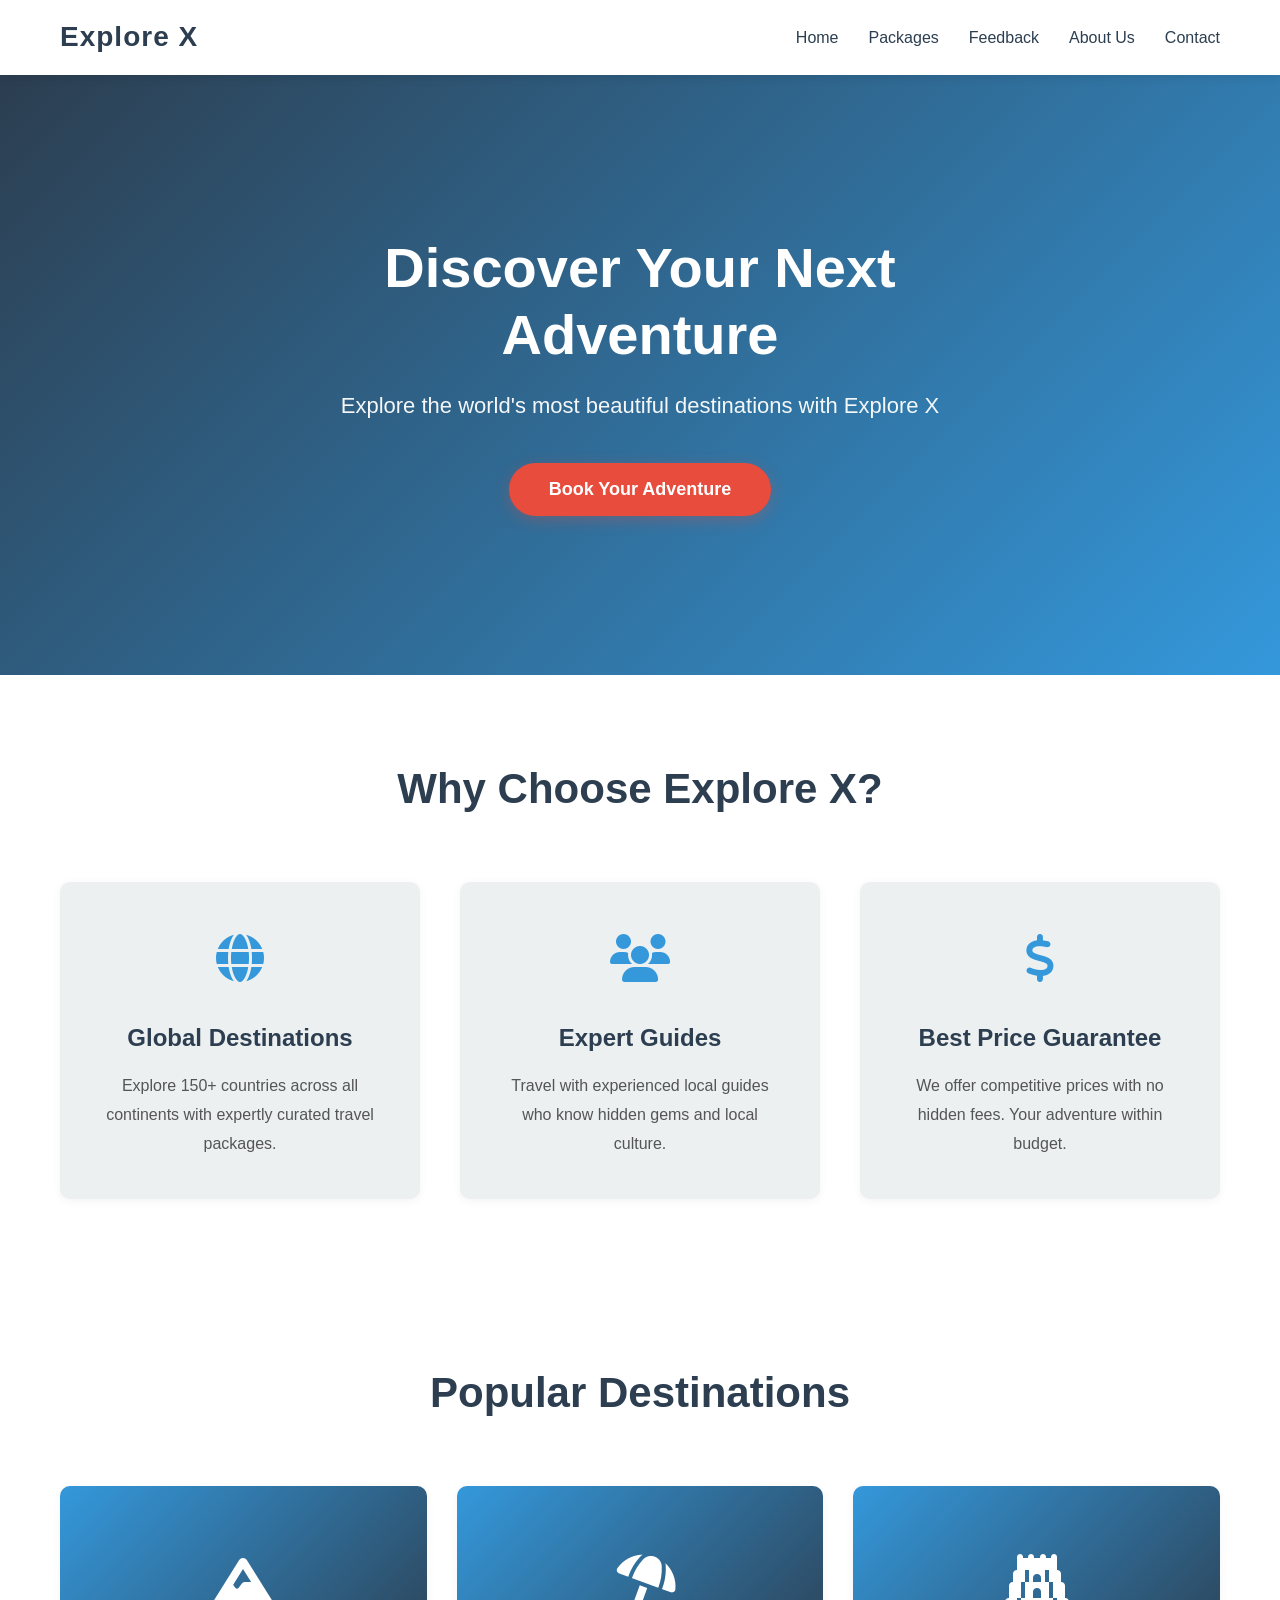
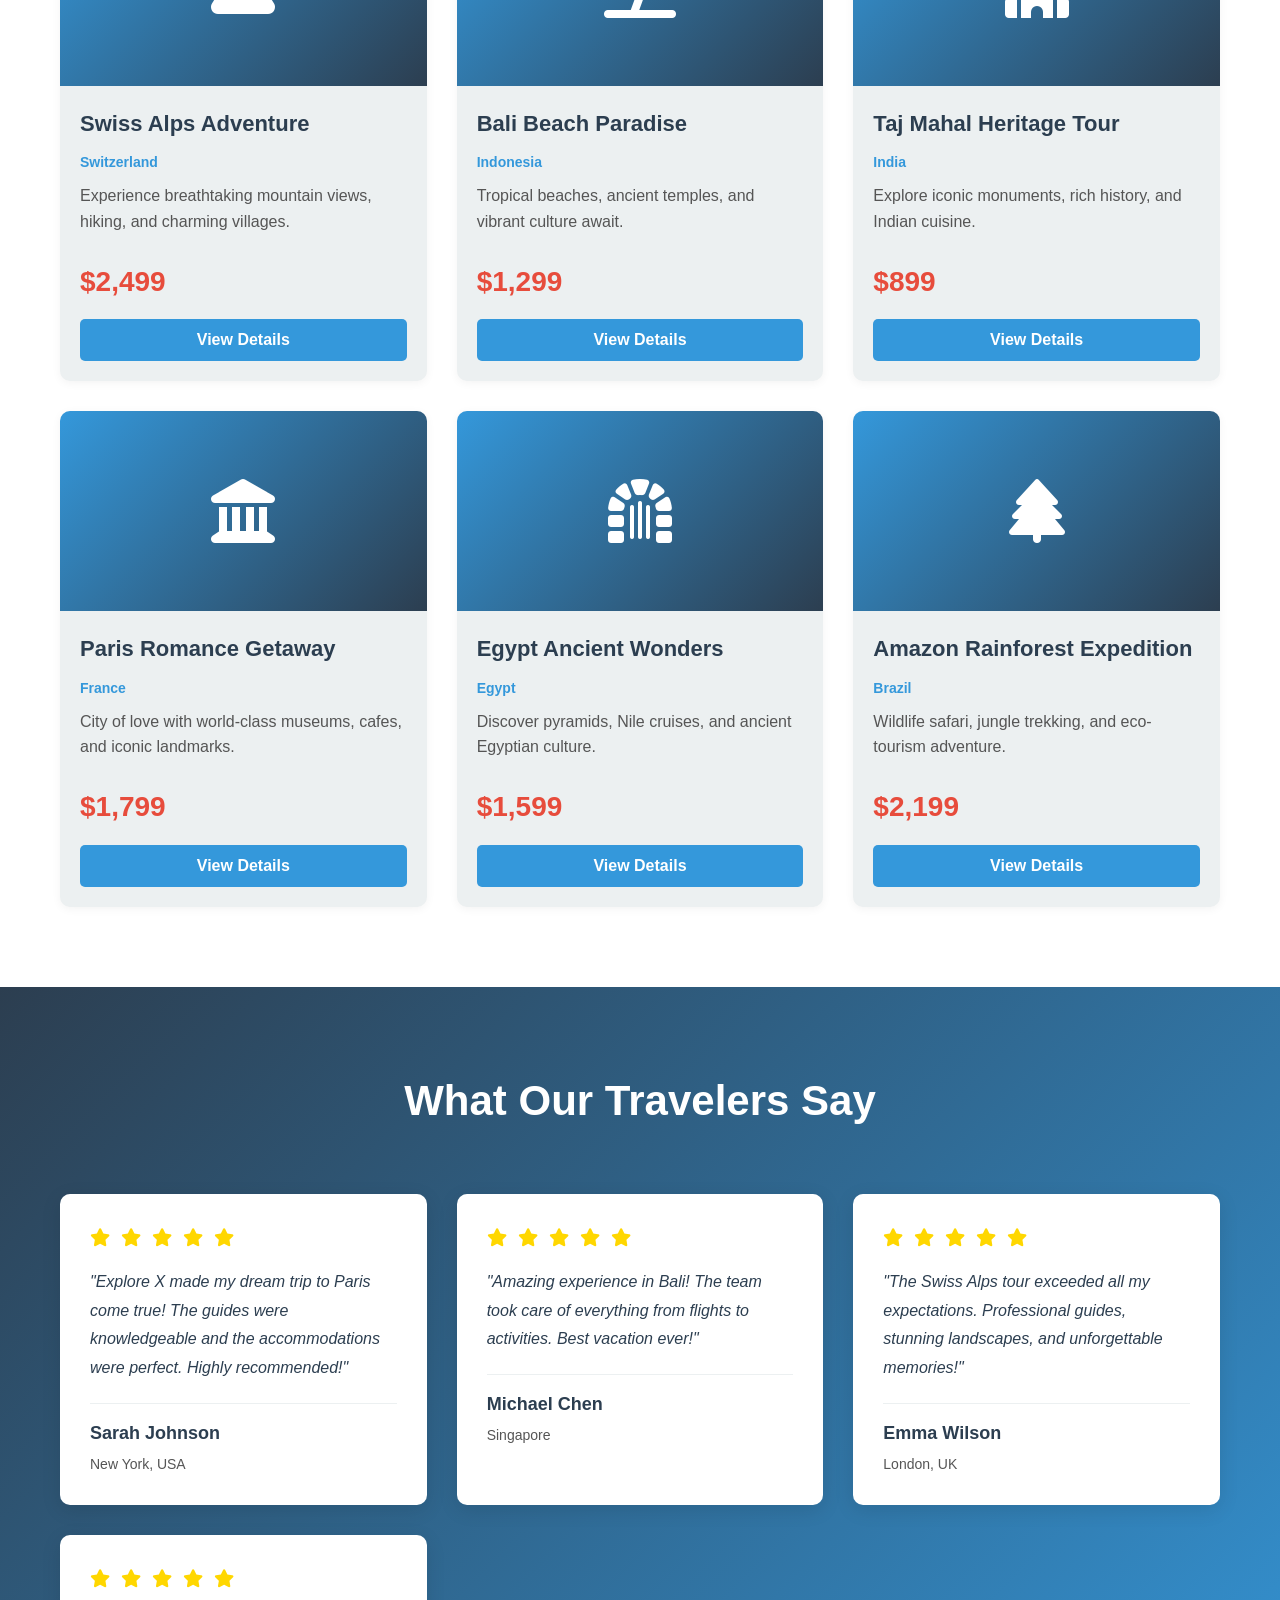
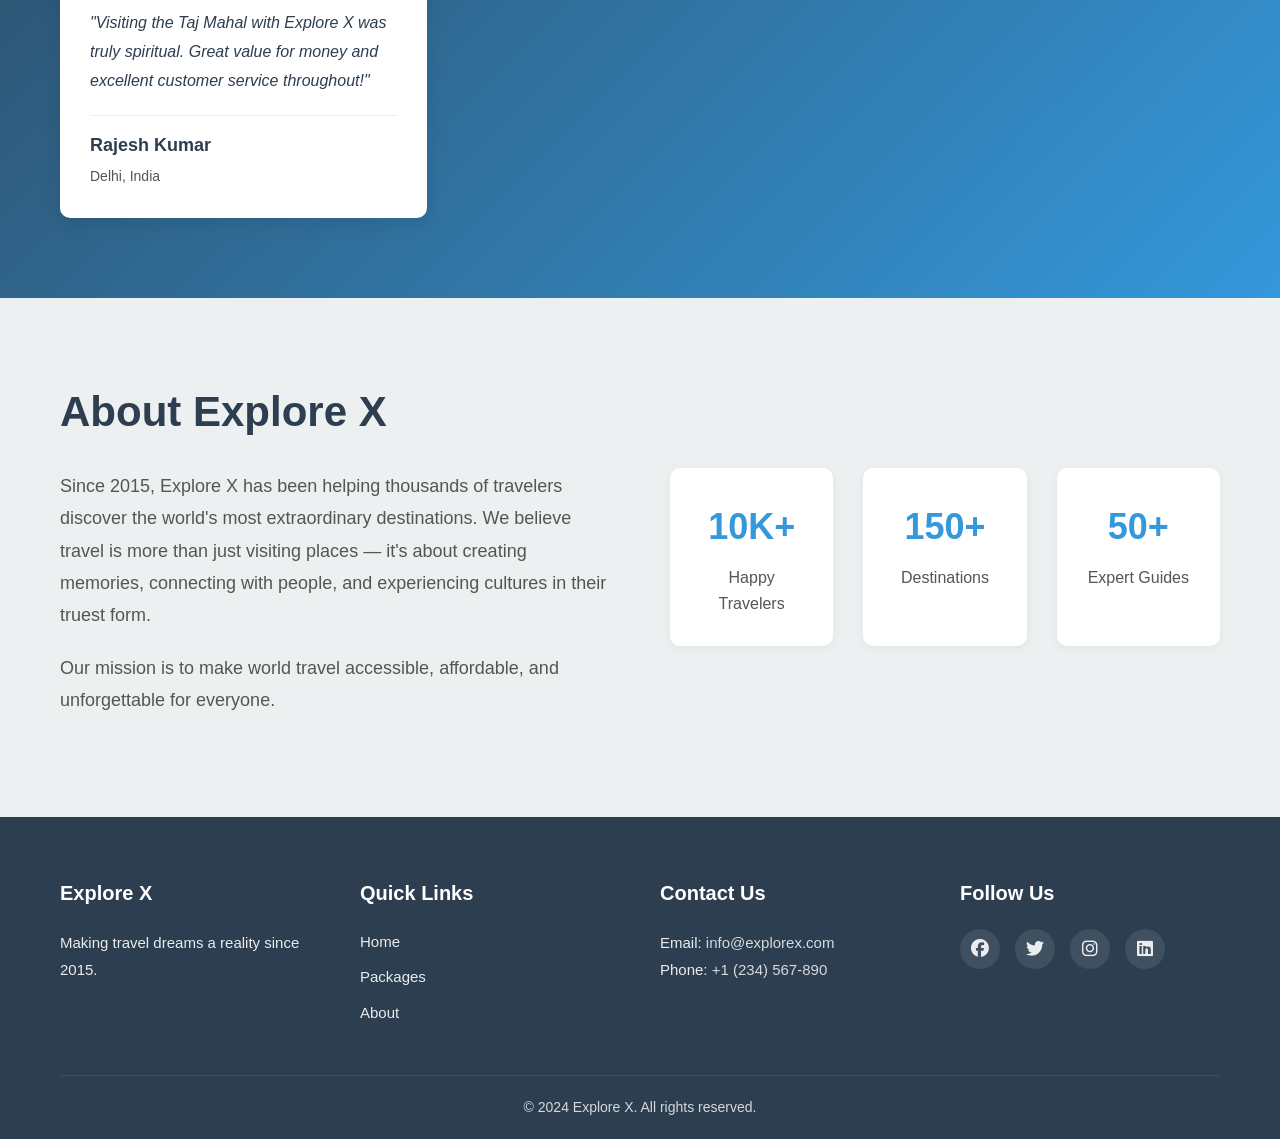
<file: WebDev-L1-LandingPage/index.html>
<!DOCTYPE html>
<html lang="en">
<head>
    <meta charset="UTF-8">
    <meta name="viewport" content="width=device-width, initial-scale=1.0">
    <title>Explore X - Your Travel Companion</title>
    <link rel="stylesheet" href="style.css">
    <link rel="stylesheet" href="https://cdnjs.cloudflare.com/ajax/libs/font-awesome/6.4.0/css/all.min.css">
</head>
<body>
    <!-- HEADER / NAVIGATION -->
    <header class="header">
        <nav class="navbar">
            <div class="container">
                <div class="nav-wrapper">
                    <div class="logo">Explore X</div>
                    <ul class="nav-links">
                        <li><a href="#home">Home</a></li>
                        <li><a href="#packages">Packages</a></li>
                        <li><a href="#testimonials">Feedback</a></li>
                        <li><a href="#about">About Us</a></li>
                        <li><a href="#contact">Contact</a></li>
                    </ul>
                </div>
            </div>
        </nav>
    </header>

    <!-- HERO SECTION -->
    <section class="hero" id="home">
        <div class="container">
            <div class="hero-content">
                <h1 class="hero-headline">Discover Your Next Adventure</h1>
                <p class="hero-subheadline">Explore the world's most beautiful destinations with Explore X</p>
                <button class="cta-btn">Book Your Adventure</button>
            </div>
        </div>
    </section>

    <!-- FEATURES SECTION -->
    <section class="features" id="destinations">
        <div class="container">
            <h2 class="section-title">Why Choose Explore X?</h2>
            <div class="features-grid">
                <div class="feature-card">
                    <div class="feature-icon">
                        <i class="fas fa-globe"></i>
                    </div>
                    <h3>Global Destinations</h3>
                    <p>Explore 150+ countries across all continents with expertly curated travel packages.</p>
                </div>
                <div class="feature-card">
                    <div class="feature-icon">
                        <i class="fas fa-users"></i>
                    </div>
                    <h3>Expert Guides</h3>
                    <p>Travel with experienced local guides who know hidden gems and local culture.</p>
                </div>
                <div class="feature-card">
                    <div class="feature-icon">
                        <i class="fas fa-dollar-sign"></i>
                    </div>
                    <h3>Best Price Guarantee</h3>
                    <p>We offer competitive prices with no hidden fees. Your adventure within budget.</p>
                </div>
            </div>
        </div>
    </section>

    <!-- PACKAGES/DESTINATIONS SECTION -->
    <section class="packages" id="packages">
        <div class="container">
            <h2 class="section-title">Popular Destinations</h2>
            <div class="packages-grid">
                <div class="package-card">
                    <div class="package-image">
                        <i class="fas fa-mountain"></i>
                    </div>
                    <h3>Swiss Alps Adventure</h3>
                    <p class="destination">Switzerland</p>
                    <p class="description">Experience breathtaking mountain views, hiking, and charming villages.</p>
                    <div class="price">$2,499</div>
                    <button class="package-btn">View Details</button>
                </div>

                <div class="package-card">
                    <div class="package-image">
                        <i class="fas fa-umbrella-beach"></i>
                    </div>
                    <h3>Bali Beach Paradise</h3>
                    <p class="destination">Indonesia</p>
                    <p class="description">Tropical beaches, ancient temples, and vibrant culture await.</p>
                    <div class="price">$1,299</div>
                    <button class="package-btn">View Details</button>
                </div>

                <div class="package-card">
                    <div class="package-image">
                        <i class="fas fa-gopuram"></i>
                    </div>
                    <h3>Taj Mahal Heritage Tour</h3>
                    <p class="destination">India</p>
                    <p class="description">Explore iconic monuments, rich history, and Indian cuisine.</p>
                    <div class="price">$899</div>
                    <button class="package-btn">View Details</button>
                </div>

                <div class="package-card">
                    <div class="package-image">
                        <i class="fas fa-landmark"></i>
                    </div>
                    <h3>Paris Romance Getaway</h3>
                    <p class="destination">France</p>
                    <p class="description">City of love with world-class museums, cafes, and iconic landmarks.</p>
                    <div class="price">$1,799</div>
                    <button class="package-btn">View Details</button>
                </div>

                <div class="package-card">
                    <div class="package-image">
                        <i class="fas fa-dungeon"></i>
                    </div>
                    <h3>Egypt Ancient Wonders</h3>
                    <p class="destination">Egypt</p>
                    <p class="description">Discover pyramids, Nile cruises, and ancient Egyptian culture.</p>
                    <div class="price">$1,599</div>
                    <button class="package-btn">View Details</button>
                </div>

                <div class="package-card">
                    <div class="package-image">
                        <i class="fas fa-tree"></i>
                    </div>
                    <h3>Amazon Rainforest Expedition</h3>
                    <p class="destination">Brazil</p>
                    <p class="description">Wildlife safari, jungle trekking, and eco-tourism adventure.</p>
                    <div class="price">$2,199</div>
                    <button class="package-btn">View Details</button>
                </div>
            </div>
        </div>
    </section>

    <!-- TESTIMONIALS/FEEDBACK SECTION -->
    <section class="testimonials" id="testimonials">
        <div class="container">
            <h2 class="section-title">What Our Travelers Say</h2>
            <div class="testimonials-grid">
                <div class="testimonial-card">
                    <div class="stars">
                        <i class="fas fa-star"></i>
                        <i class="fas fa-star"></i>
                        <i class="fas fa-star"></i>
                        <i class="fas fa-star"></i>
                        <i class="fas fa-star"></i>
                    </div>
                    <p class="feedback">"Explore X made my dream trip to Paris come true! The guides were knowledgeable and the accommodations were perfect. Highly recommended!"</p>
                    <div class="traveler-info">
                        <h4>Sarah Johnson</h4>
                        <p class="location">New York, USA</p>
                    </div>
                </div>

                <div class="testimonial-card">
                    <div class="stars">
                        <i class="fas fa-star"></i>
                        <i class="fas fa-star"></i>
                        <i class="fas fa-star"></i>
                        <i class="fas fa-star"></i>
                        <i class="fas fa-star"></i>
                    </div>
                    <p class="feedback">"Amazing experience in Bali! The team took care of everything from flights to activities. Best vacation ever!"</p>
                    <div class="traveler-info">
                        <h4>Michael Chen</h4>
                        <p class="location">Singapore</p>
                    </div>
                </div>

                <div class="testimonial-card">
                    <div class="stars">
                        <i class="fas fa-star"></i>
                        <i class="fas fa-star"></i>
                        <i class="fas fa-star"></i>
                        <i class="fas fa-star"></i>
                        <i class="fas fa-star"></i>
                    </div>
                    <p class="feedback">"The Swiss Alps tour exceeded all my expectations. Professional guides, stunning landscapes, and unforgettable memories!"</p>
                    <div class="traveler-info">
                        <h4>Emma Wilson</h4>
                        <p class="location">London, UK</p>
                    </div>
                </div>

                <div class="testimonial-card">
                    <div class="stars">
                        <i class="fas fa-star"></i>
                        <i class="fas fa-star"></i>
                        <i class="fas fa-star"></i>
                        <i class="fas fa-star"></i>
                        <i class="fas fa-star"></i>
                    </div>
                    <p class="feedback">"Visiting the Taj Mahal with Explore X was truly spiritual. Great value for money and excellent customer service throughout!"</p>
                    <div class="traveler-info">
                        <h4>Rajesh Kumar</h4>
                        <p class="location">Delhi, India</p>
                    </div>
                </div>
            </div>
        </div>
    </section>

    <!-- ABOUT SECTION -->
    <section class="about" id="about">
        <div class="container">
            <div class="about-content">
                <div class="about-text">
                    <h2>About Explore X</h2>
                    <p>Since 2015, Explore X has been helping thousands of travelers discover the world's most extraordinary destinations. We believe travel is more than just visiting places — it's about creating memories, connecting with people, and experiencing cultures in their truest form.</p>
                    <p>Our mission is to make world travel accessible, affordable, and unforgettable for everyone.</p>
                </div>
                <div class="about-stats">
                    <div class="stat">
                        <h3>10K+</h3>
                        <p>Happy Travelers</p>
                    </div>
                    <div class="stat">
                        <h3>150+</h3>
                        <p>Destinations</p>
                    </div>
                    <div class="stat">
                        <h3>50+</h3>
                        <p>Expert Guides</p>
                    </div>
                </div>
            </div>
        </div>
    </section>

    <!-- FOOTER -->
    <footer class="footer" id="contact">
        <div class="container">
            <div class="footer-content">
                <div class="footer-section">
                    <h4>Explore X</h4>
                    <p>Making travel dreams a reality since 2015.</p>
                </div>
                <div class="footer-section">
                    <h4>Quick Links</h4>
                    <ul>
                        <li><a href="#home">Home</a></li>
                        <li><a href="#packages">Packages</a></li>
                        <li><a href="#about">About</a></li>
                    </ul>
                </div>
                <div class="footer-section">
                    <h4>Contact Us</h4>
                    <p>Email: <a href="mailto:info@explorex.com">info@explorex.com</a></p>
                    <p>Phone: <a href="tel:+1234567890">+1 (234) 567-890</a></p>
                </div>
                <div class="footer-section">
                    <h4>Follow Us</h4>
                    <div class="social-links">
                        <a href="#"><i class="fab fa-facebook"></i></a>
                        <a href="#"><i class="fab fa-twitter"></i></a>
                        <a href="#"><i class="fab fa-instagram"></i></a>
                        <a href="#"><i class="fab fa-linkedin"></i></a>
                    </div>
                </div>
            </div>
            <div class="footer-bottom">
                <p>&copy; 2024 Explore X. All rights reserved.</p>
            </div>
        </div>
    </footer>
</body>
</html>
</file>
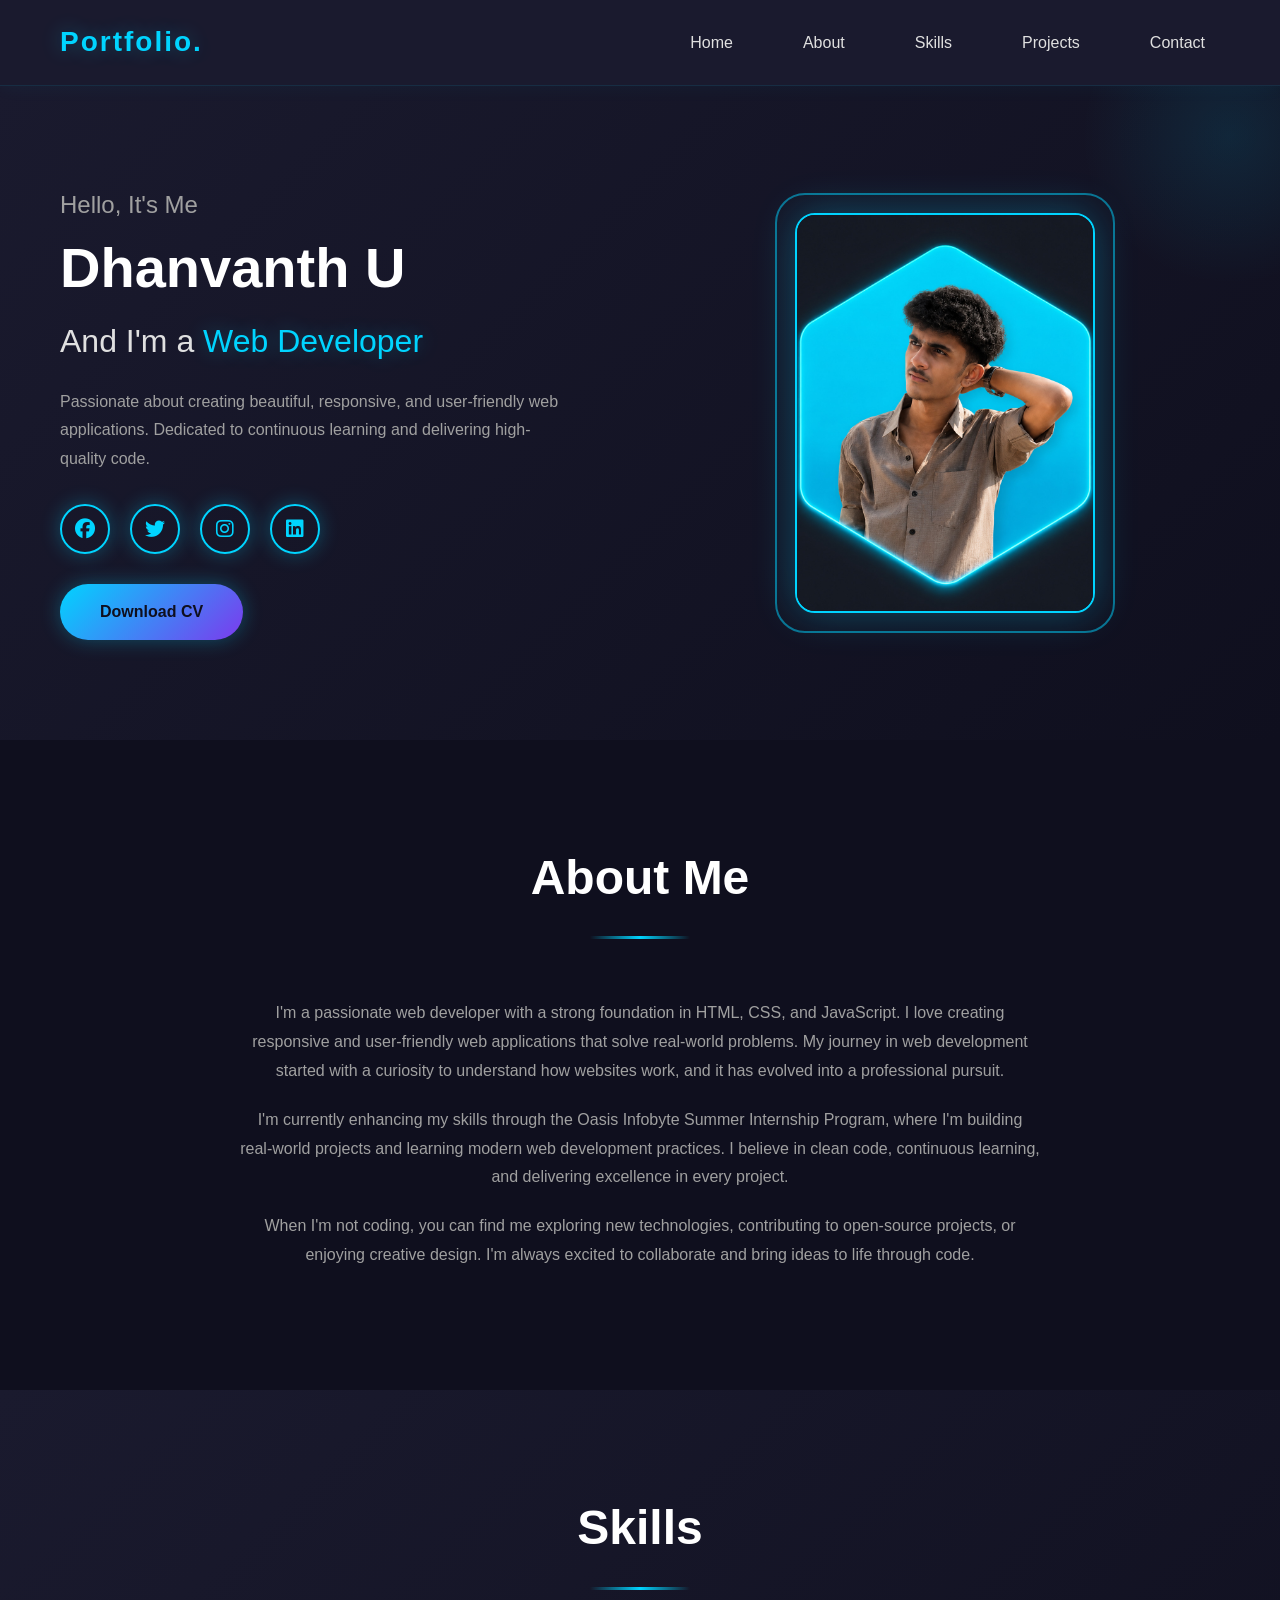
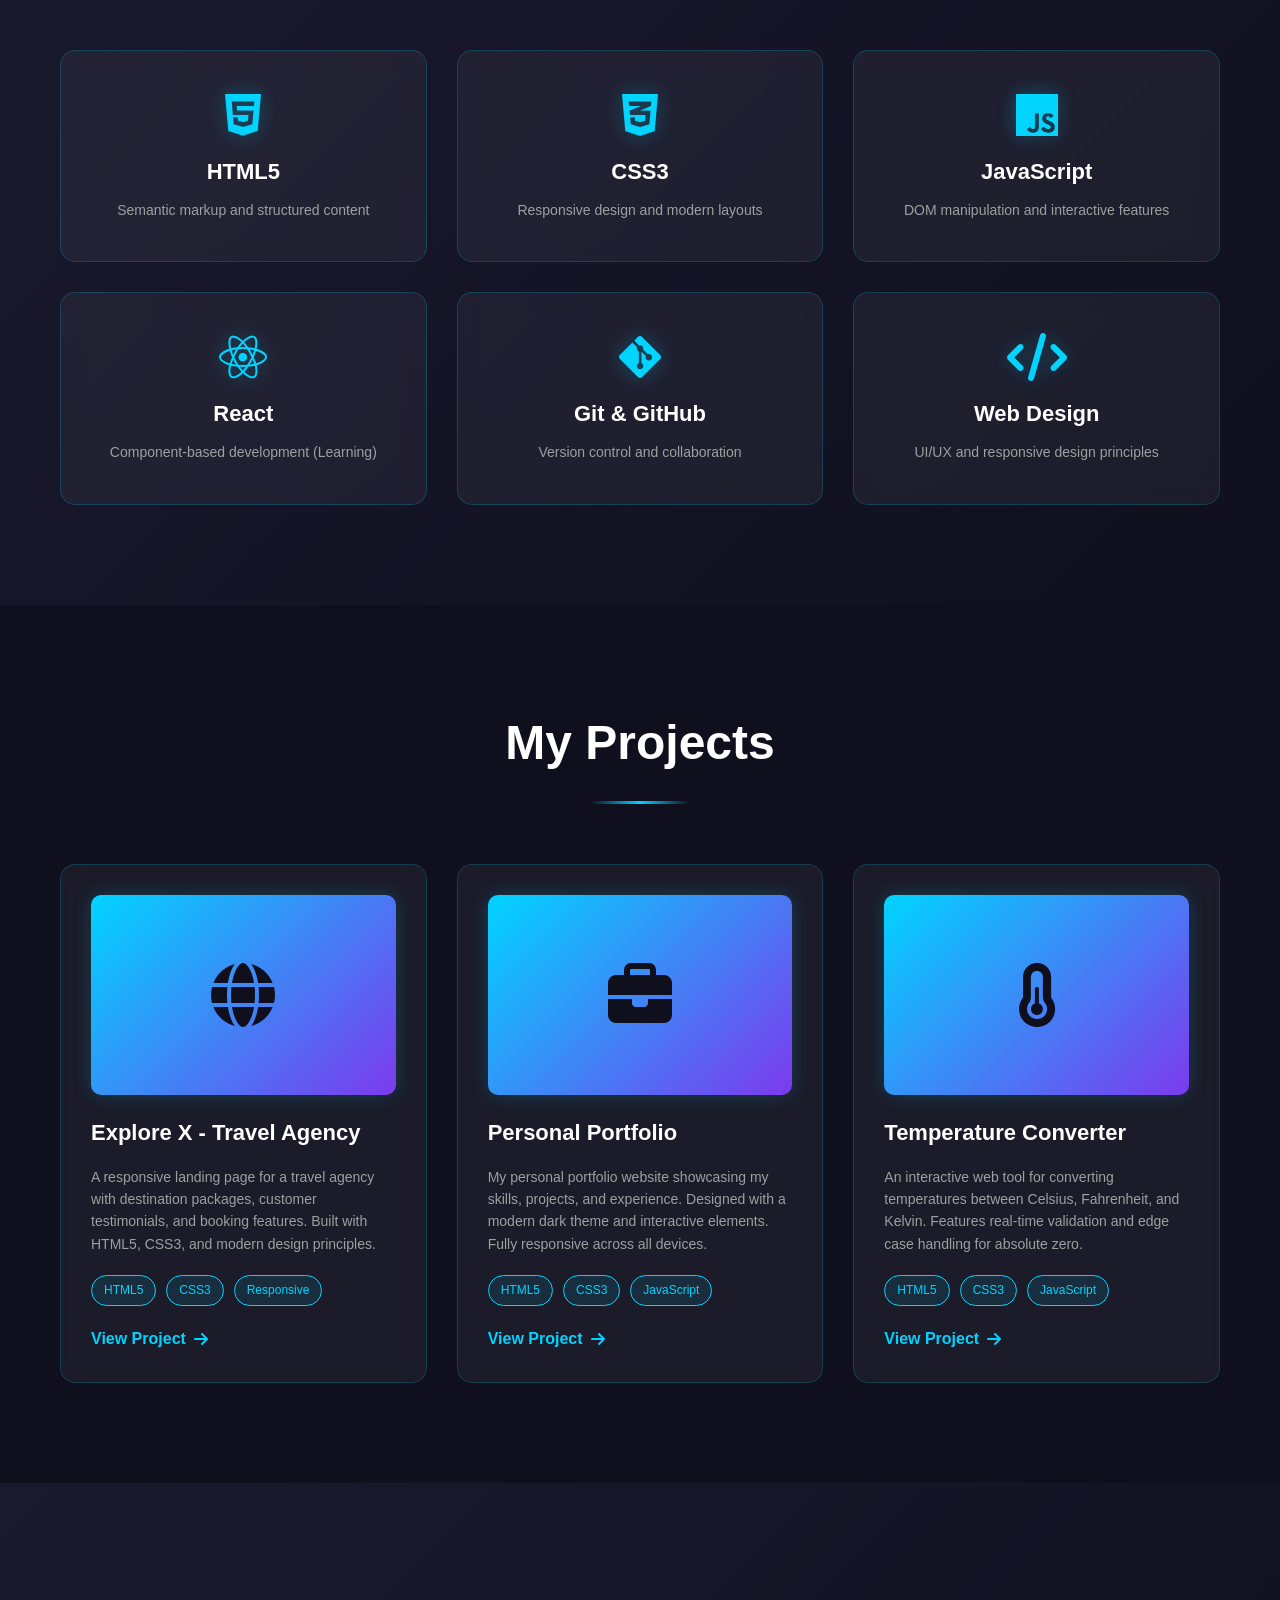
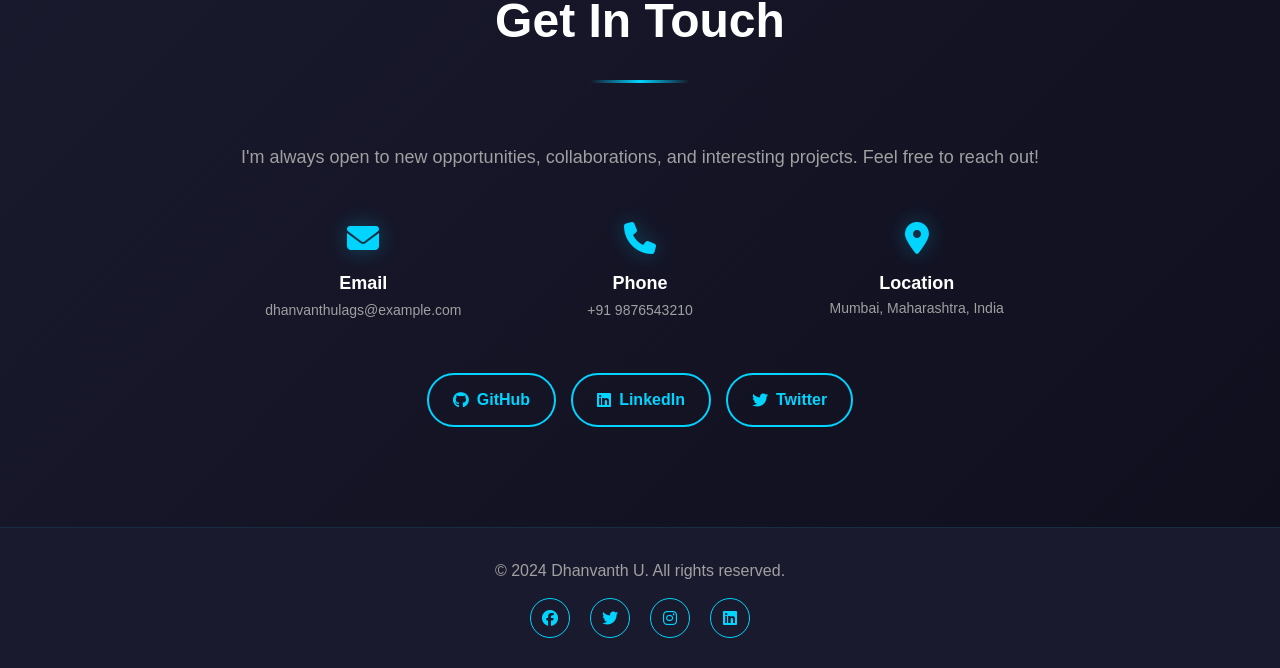
<file: WebDev-L1-PersonalPortfolio/index.html>
<!DOCTYPE html>
<html lang="en">
<head>
    <meta charset="UTF-8">
    <meta name="viewport" content="width=device-width, initial-scale=1.0">
    <title>Dhanvanth U - Web Developer Portfolio</title>
    <link rel="stylesheet" href="style.css">
    <link rel="stylesheet" href="https://cdnjs.cloudflare.com/ajax/libs/font-awesome/6.4.0/css/all.min.css">
</head>
<body>
    <!-- NAVIGATION -->
    <header class="header">
        <nav class="navbar">
            <div class="container">
                <div class="nav-wrapper">
                    <div class="logo">Portfolio.</div>
                    <ul class="nav-links">
                        <li><a href="#home">Home</a></li>
                        <li><a href="#about">About</a></li>
                        <li><a href="#skills">Skills</a></li>
                        <li><a href="#projects">Projects</a></li>
                        <li><a href="#contact">Contact</a></li>
                    </ul>
                </div>
            </div>
        </nav>
    </header>

    <!-- HERO / HOME SECTION -->
    <section class="hero" id="home">
        <div class="container">
            <div class="hero-content">
                <div class="hero-text">
                    <h1 class="greeting">Hello, It's Me</h1>
                    <h2 class="name">Dhanvanth U</h2>
                    <p class="title">And I'm a <span class="highlight">Web Developer</span></p>
                    <p class="description">Passionate about creating beautiful, responsive, and user-friendly web applications. Dedicated to continuous learning and delivering high-quality code.</p>
                    
                    <div class="social-links-hero">
                        <a href="#" class="social-icon" title="Facebook"><i class="fab fa-facebook"></i></a>
                        <a href="#" class="social-icon" title="Twitter"><i class="fab fa-twitter"></i></a>
                        <a href="#" class="social-icon" title="Instagram"><i class="fab fa-instagram"></i></a>
                        <a href="#" class="social-icon" title="LinkedIn"><i class="fab fa-linkedin"></i></a>
                    </div>

                    <a href="#contact" class="download-cv">Download CV</a>
                </div>

                <div class="hero-image">
                    <div class="image-container">
                        <img src="profile.jpg" alt="Dhanvanth U" class="profile-image">
                    </div>
                </div>
            </div>
        </div>
    </section>

    <!-- ABOUT SECTION -->
    <section class="about" id="about">
        <div class="container">
            <h2 class="section-title">About Me</h2>
            <div class="about-content">
                <p>I'm a passionate web developer with a strong foundation in HTML, CSS, and JavaScript. I love creating responsive and user-friendly web applications that solve real-world problems. My journey in web development started with a curiosity to understand how websites work, and it has evolved into a professional pursuit.</p>
                <p>I'm currently enhancing my skills through the Oasis Infobyte Summer Internship Program, where I'm building real-world projects and learning modern web development practices. I believe in clean code, continuous learning, and delivering excellence in every project.</p>
                <p>When I'm not coding, you can find me exploring new technologies, contributing to open-source projects, or enjoying creative design. I'm always excited to collaborate and bring ideas to life through code.</p>
            </div>
        </div>
    </section>

    <!-- SKILLS SECTION -->
    <section class="skills" id="skills">
        <div class="container">
            <h2 class="section-title">Skills</h2>
            <div class="skills-grid">
                <div class="skill-card">
                    <i class="fab fa-html5"></i>
                    <h3>HTML5</h3>
                    <p>Semantic markup and structured content</p>
                </div>
                <div class="skill-card">
                    <i class="fab fa-css3-alt"></i>
                    <h3>CSS3</h3>
                    <p>Responsive design and modern layouts</p>
                </div>
                <div class="skill-card">
                    <i class="fab fa-js"></i>
                    <h3>JavaScript</h3>
                    <p>DOM manipulation and interactive features</p>
                </div>
                <div class="skill-card">
                    <i class="fab fa-react"></i>
                    <h3>React</h3>
                    <p>Component-based development (Learning)</p>
                </div>
                <div class="skill-card">
                    <i class="fab fa-git-alt"></i>
                    <h3>Git & GitHub</h3>
                    <p>Version control and collaboration</p>
                </div>
                <div class="skill-card">
                    <i class="fas fa-code"></i>
                    <h3>Web Design</h3>
                    <p>UI/UX and responsive design principles</p>
                </div>
            </div>
        </div>
    </section>

    <!-- PROJECTS SECTION -->
    <section class="projects" id="projects">
        <div class="container">
            <h2 class="section-title">My Projects</h2>
            <div class="projects-grid">
                <div class="project-card">
                    <div class="project-image">
                        <i class="fas fa-globe"></i>
                    </div>
                    <h3>Explore X - Travel Agency</h3>
                    <p>A responsive landing page for a travel agency with destination packages, customer testimonials, and booking features. Built with HTML5, CSS3, and modern design principles.</p>
                    <div class="project-tech">
                        <span class="tech-tag">HTML5</span>
                        <span class="tech-tag">CSS3</span>
                        <span class="tech-tag">Responsive</span>
                    </div>
                    <a href="https://dhanvanthulags-ai.github.io/OIBSIP/WebDev-L1-LandingPage/index.html" target="_blank" class="project-link">View Project <i class="fas fa-arrow-right"></i></a>
                </div>

                <div class="project-card">
                    <div class="project-image">
                        <i class="fas fa-briefcase"></i>
                    </div>
                    <h3>Personal Portfolio</h3>
                    <p>My personal portfolio website showcasing my skills, projects, and experience. Designed with a modern dark theme and interactive elements. Fully responsive across all devices.</p>
                    <div class="project-tech">
                        <span class="tech-tag">HTML5</span>
                        <span class="tech-tag">CSS3</span>
                        <span class="tech-tag">JavaScript</span>
                    </div>
                    <a href="#" class="project-link">View Project <i class="fas fa-arrow-right"></i></a>
                </div>

                <div class="project-card">
                    <div class="project-image">
                        <i class="fas fa-thermometer-half"></i>
                    </div>
                    <h3>Temperature Converter</h3>
                    <p>An interactive web tool for converting temperatures between Celsius, Fahrenheit, and Kelvin. Features real-time validation and edge case handling for absolute zero.</p>
                    <div class="project-tech">
                        <span class="tech-tag">HTML5</span>
                        <span class="tech-tag">CSS3</span>
                        <span class="tech-tag">JavaScript</span>
                    </div>
                    <a href="#" class="project-link">View Project <i class="fas fa-arrow-right"></i></a>
                </div>
            </div>
        </div>
    </section>

    <!-- CONTACT SECTION -->
    <section class="contact" id="contact">
        <div class="container">
            <h2 class="section-title">Get In Touch</h2>
            <div class="contact-content">
                <p>I'm always open to new opportunities, collaborations, and interesting projects. Feel free to reach out!</p>
                
                <div class="contact-info">
                    <div class="contact-item">
                        <i class="fas fa-envelope"></i>
                        <div>
                            <h4>Email</h4>
                            <a href="mailto:dhanvanthulags@example.com">dhanvanthulags@example.com</a>
                        </div>
                    </div>
                    <div class="contact-item">
                        <i class="fas fa-phone"></i>
                        <div>
                            <h4>Phone</h4>
                            <a href="tel:+919876543210">+91 9876543210</a>
                        </div>
                    </div>
                    <div class="contact-item">
                        <i class="fas fa-map-marker-alt"></i>
                        <div>
                            <h4>Location</h4>
                            <p>Mumbai, Maharashtra, India</p>
                        </div>
                    </div>
                </div>

                <div class="social-links-contact">
                    <a href="https://github.com/dhanvanthulags-ai" target="_blank" class="social-btn">
                        <i class="fab fa-github"></i> GitHub
                    </a>
                    <a href="https://www.linkedin.com/in/dhanvanth-u-616a37380/" target="_blank" class="social-btn">
                        <i class="fab fa-linkedin"></i> LinkedIn
                    </a>
                    <a href="#" class="social-btn">
                        <i class="fab fa-twitter"></i> Twitter
                    </a>
                </div>
            </div>
        </div>
    </section>

    <!-- FOOTER -->
    <footer class="footer">
        <div class="container">
            <p>&copy; 2024 Dhanvanth U. All rights reserved.</p>
            <div class="footer-social">
                <a href="#"><i class="fab fa-facebook"></i></a>
                <a href="#"><i class="fab fa-twitter"></i></a>
                <a href="#"><i class="fab fa-instagram"></i></a>
                <a href="#"><i class="fab fa-linkedin"></i></a>
            </div>
        </div>
    </footer>

    <script src="script.js"></script>
</body>
</html>
</file>
<file: WebDev-L1-LandingPage/style.css>
/* ===== ROOT VARIABLES (COLOR PALETTE) ===== */
:root {
    --primary-color: #2C3E50;      /* Dark blue-gray */
    --secondary-color: #3498DB;    /* Bright blue */
    --accent-color: #E74C3C;       /* Coral red */
    --bg-light: #ECF0F1;           /* Light gray background */
    --white: #FFFFFF;
    --text-dark: #2C3E50;
    --text-light: #555555;
}

/* ===== RESET & BASE STYLES ===== */
* {
    margin: 0;
    padding: 0;
    box-sizing: border-box;
}

html {
    scroll-behavior: smooth;
}

body {
    font-family: 'Segoe UI', Tahoma, Geneva, Verdana, sans-serif;
    line-height: 1.6;
    color: var(--text-dark);
    background-color: var(--bg-light);
}

a {
    text-decoration: none;
    color: inherit;
    transition: color 0.3s ease;
}

a:hover {
    color: var(--secondary-color);
}

button {
    cursor: pointer;
    border: none;
    transition: all 0.3s ease;
}

/* ===== CONTAINER ===== */
.container {
    max-width: 1200px;
    margin: 0 auto;
    padding: 0 20px;
}

/* ===== HEADER & NAVIGATION ===== */
.header {
    background-color: var(--white);
    box-shadow: 0 2px 10px rgba(0, 0, 0, 0.1);
    position: sticky;
    top: 0;
    z-index: 1000;
}

.navbar {
    padding: 15px 0;
}

.nav-wrapper {
    display: flex;
    justify-content: space-between;
    align-items: center;
}

.logo {
    font-size: 28px;
    font-weight: bold;
    color: var(--primary-color);
    letter-spacing: 1px;
}

.nav-links {
    display: flex;
    list-style: none;
    gap: 30px;
}

.nav-links a {
    font-size: 16px;
    font-weight: 500;
    color: var(--text-dark);
    padding: 8px 0;
    border-bottom: 2px solid transparent;
}

.nav-links a:hover {
    border-bottom: 2px solid var(--secondary-color);
    color: var(--secondary-color);
}

/* ===== HERO SECTION ===== */
.hero {
    background: linear-gradient(135deg, var(--primary-color) 0%, var(--secondary-color) 100%);
    color: var(--white);
    padding: 120px 0;
    text-align: center;
    min-height: 600px;
    display: flex;
    align-items: center;
    justify-content: center;
}

.hero-content {
    max-width: 800px;
    margin: 0 auto;
}

.hero-headline {
    font-size: 56px;
    font-weight: bold;
    margin-bottom: 20px;
    line-height: 1.2;
}

.hero-subheadline {
    font-size: 22px;
    margin-bottom: 40px;
    opacity: 0.95;
    font-weight: 300;
}

.cta-btn {
    background-color: var(--accent-color);
    color: var(--white);
    padding: 16px 40px;
    font-size: 18px;
    font-weight: 600;
    border-radius: 50px;
    box-shadow: 0 4px 15px rgba(231, 76, 60, 0.3);
}

.cta-btn:hover {
    background-color: #c0392b;
    transform: translateY(-3px);
    box-shadow: 0 6px 20px rgba(231, 76, 60, 0.4);
}

/* ===== FEATURES SECTION ===== */
.features {
    background-color: var(--white);
    padding: 80px 0;
}

.section-title {
    font-size: 42px;
    font-weight: bold;
    text-align: center;
    color: var(--primary-color);
    margin-bottom: 60px;
}

.features-grid {
    display: grid;
    grid-template-columns: repeat(auto-fit, minmax(300px, 1fr));
    gap: 40px;
}

.feature-card {
    background-color: var(--bg-light);
    padding: 40px;
    border-radius: 10px;
    text-align: center;
    transition: all 0.3s ease;
    box-shadow: 0 2px 10px rgba(0, 0, 0, 0.05);
}

.feature-card:hover {
    transform: translateY(-10px);
    box-shadow: 0 10px 30px rgba(0, 0, 0, 0.15);
}

.feature-icon {
    font-size: 48px;
    color: var(--secondary-color);
    margin-bottom: 20px;
}

.feature-card h3 {
    font-size: 24px;
    color: var(--primary-color);
    margin-bottom: 15px;
}

.feature-card p {
    font-size: 16px;
    color: var(--text-light);
    line-height: 1.8;
}

/* ===== PACKAGES/DESTINATIONS SECTION ===== */
.packages {
    background-color: var(--white);
    padding: 80px 0;
}

.packages-grid {
    display: grid;
    grid-template-columns: repeat(auto-fit, minmax(320px, 1fr));
    gap: 30px;
}

.package-card {
    background-color: var(--bg-light);
    border-radius: 10px;
    overflow: hidden;
    box-shadow: 0 2px 10px rgba(0, 0, 0, 0.05);
    transition: all 0.3s ease;
    display: flex;
    flex-direction: column;
}

.package-card:hover {
    transform: translateY(-15px);
    box-shadow: 0 15px 35px rgba(0, 0, 0, 0.15);
}

.package-image {
    background: linear-gradient(135deg, var(--secondary-color) 0%, var(--primary-color) 100%);
    color: var(--white);
    font-size: 64px;
    display: flex;
    align-items: center;
    justify-content: center;
    height: 200px;
}

.package-card h3 {
    font-size: 22px;
    color: var(--primary-color);
    padding: 20px 20px 10px;
    margin: 0;
}

.package-card .destination {
    font-size: 14px;
    color: var(--secondary-color);
    font-weight: 600;
    padding: 0 20px;
    margin: 0;
}

.package-card .description {
    font-size: 16px;
    color: var(--text-light);
    padding: 10px 20px;
    margin: 0;
    flex-grow: 1;
}

.package-card .price {
    font-size: 28px;
    font-weight: bold;
    color: var(--accent-color);
    padding: 15px 20px;
    margin: 0;
}

.package-btn {
    background-color: var(--secondary-color);
    color: var(--white);
    padding: 12px 20px;
    margin: 0 20px 20px 20px;
    border-radius: 5px;
    font-size: 16px;
    font-weight: 600;
    transition: all 0.3s ease;
}

.package-btn:hover {
    background-color: var(--primary-color);
    transform: translateY(-3px);
}

/* ===== TESTIMONIALS SECTION ===== */
.testimonials {
    background: linear-gradient(135deg, var(--primary-color) 0%, var(--secondary-color) 100%);
    padding: 80px 0;
}

.testimonials .section-title {
    color: var(--white);
    margin-bottom: 60px;
}

.testimonials-grid {
    display: grid;
    grid-template-columns: repeat(auto-fit, minmax(280px, 1fr));
    gap: 30px;
}

.testimonial-card {
    background-color: var(--white);
    padding: 30px;
    border-radius: 10px;
    box-shadow: 0 5px 20px rgba(0, 0, 0, 0.1);
    transition: all 0.3s ease;
}

.testimonial-card:hover {
    transform: translateY(-10px);
    box-shadow: 0 15px 40px rgba(0, 0, 0, 0.2);
}

.stars {
    color: #FFD700;
    font-size: 18px;
    margin-bottom: 15px;
    letter-spacing: 3px;
}

.testimonial-card .feedback {
    font-size: 16px;
    color: var(--text-dark);
    font-style: italic;
    margin: 15px 0;
    line-height: 1.8;
}

.traveler-info {
    margin-top: 20px;
    padding-top: 15px;
    border-top: 1px solid var(--bg-light);
}

.traveler-info h4 {
    font-size: 18px;
    color: var(--primary-color);
    margin: 0 0 5px 0;
}

.traveler-info .location {
    font-size: 14px;
    color: var(--text-light);
    margin: 0;
}

/* ===== ABOUT SECTION ===== */
.about {
    background-color: var(--bg-light);
    padding: 80px 0;
}

.about-content {
    display: flex;
    gap: 60px;
    align-items: center;
}

.about-text {
    flex: 1;
}

.about-text h2 {
    font-size: 42px;
    color: var(--primary-color);
    margin-bottom: 25px;
}

.about-text p {
    font-size: 18px;
    color: var(--text-light);
    margin-bottom: 20px;
    line-height: 1.8;
}

.about-stats {
    flex: 1;
    display: grid;
    grid-template-columns: repeat(auto-fit, minmax(150px, 1fr));
    gap: 30px;
}

.stat {
    background-color: var(--white);
    padding: 30px;
    border-radius: 10px;
    text-align: center;
    box-shadow: 0 2px 10px rgba(0, 0, 0, 0.05);
}

.stat h3 {
    font-size: 36px;
    color: var(--secondary-color);
    margin-bottom: 10px;
    font-weight: bold;
}

.stat p {
    font-size: 16px;
    color: var(--text-light);
}

/* ===== FOOTER ===== */
.footer {
    background-color: var(--primary-color);
    color: var(--white);
    padding: 60px 0 20px;
}

.footer-content {
    display: grid;
    grid-template-columns: repeat(auto-fit, minmax(250px, 1fr));
    gap: 40px;
    margin-bottom: 40px;
}

.footer-section h4 {
    font-size: 20px;
    margin-bottom: 20px;
    font-weight: bold;
}

.footer-section p {
    font-size: 15px;
    opacity: 0.9;
    line-height: 1.8;
}

.footer-section ul {
    list-style: none;
}

.footer-section ul li {
    margin-bottom: 10px;
}

.footer-section a {
    color: var(--white);
    opacity: 0.9;
    font-size: 15px;
}

.footer-section a:hover {
    color: var(--secondary-color);
    opacity: 1;
}

.social-links {
    display: flex;
    gap: 15px;
    margin-top: 15px;
}

.social-links a {
    display: inline-flex;
    width: 40px;
    height: 40px;
    background-color: rgba(255, 255, 255, 0.1);
    border-radius: 50%;
    align-items: center;
    justify-content: center;
    font-size: 18px;
    transition: all 0.3s ease;
}

.social-links a:hover {
    background-color: var(--secondary-color);
    transform: translateY(-5px);
}

.footer-bottom {
    border-top: 1px solid rgba(255, 255, 255, 0.1);
    padding-top: 20px;
    text-align: center;
    font-size: 14px;
    opacity: 0.8;
}

/* ===== RESPONSIVE DESIGN (MOBILE) ===== */
@media (max-width: 768px) {
    /* Navigation */
    .nav-links {
        flex-direction: column;
        gap: 15px;
        margin-top: 20px;
    }

    /* Hero Section */
    .hero {
        padding: 80px 0;
        min-height: auto;
    }

    .hero-headline {
        font-size: 36px;
    }

    .hero-subheadline {
        font-size: 18px;
    }

    /* Section Titles */
    .section-title {
        font-size: 32px;
        margin-bottom: 40px;
    }

    /* Features Grid */
    .features-grid {
        grid-template-columns: 1fr;
        gap: 30px;
    }

    /* Packages Grid */
    .packages-grid {
        grid-template-columns: 1fr;
        gap: 20px;
    }

    .package-card h3 {
        font-size: 20px;
    }

    .package-card .price {
        font-size: 24px;
    }

    /* Testimonials Grid */
    .testimonials-grid {
        grid-template-columns: 1fr;
        gap: 20px;
    }

    .testimonial-card {
        padding: 20px;
    }

    .testimonial-card .feedback {
        font-size: 15px;
    }

    /* About Section */
    .about-content {
        flex-direction: column;
        gap: 40px;
    }

    .about-text h2 {
        font-size: 32px;
    }

    .about-stats {
        grid-template-columns: repeat(auto-fit, minmax(120px, 1fr));
    }

    /* Footer */
    .footer-content {
        grid-template-columns: 1fr;
        gap: 30px;
    }
}

@media (max-width: 480px) {
    /* Hero Section */
    .hero-headline {
        font-size: 28px;
    }

    .hero-subheadline {
        font-size: 16px;
    }

    .cta-btn {
        padding: 12px 30px;
        font-size: 16px;
    }

    /* Logo */
    .logo {
        font-size: 22px;
    }

    /* Section Titles */
    .section-title {
        font-size: 26px;
    }

    /* About Text */
    .about-text h2 {
        font-size: 26px;
    }

    .about-text p {
        font-size: 16px;
    }

    /* Nav Links */
    .nav-links {
        gap: 10px;
    }

    .nav-links a {
        font-size: 14px;
    }
}
</file>
<file: WebDev-L1-PersonalPortfolio/style.css>
/* ===== ROOT VARIABLES ===== */
:root {
    --primary-dark: #0f0f1e;
    --secondary-dark: #1a1a2e;
    --accent-cyan: #00d4ff;
    --accent-purple: #7c3aed;
    --text-light: #e0e0e0;
    --text-muted: #a0a0a0;
    --white: #ffffff;
    --glow-cyan: 0 0 20px rgba(0, 212, 255, 0.3);
    --glow-purple: 0 0 20px rgba(124, 58, 237, 0.3);
}

/* ===== RESET & BASE STYLES ===== */
* {
    margin: 0;
    padding: 0;
    box-sizing: border-box;
}

html {
    scroll-behavior: smooth;
}

body {
    font-family: 'Segoe UI', Tahoma, Geneva, Verdana, sans-serif;
    background-color: var(--primary-dark);
    color: var(--text-light);
    line-height: 1.6;
    overflow-x: hidden;
}

a {
    text-decoration: none;
    color: var(--accent-cyan);
    transition: all 0.3s ease;
}

a:hover {
    color: var(--accent-purple);
    text-shadow: 0 0 10px rgba(124, 58, 237, 0.5);
}

button {
    cursor: pointer;
    border: none;
    transition: all 0.3s ease;
}

/* ===== CONTAINER ===== */
.container {
    max-width: 1200px;
    margin: 0 auto;
    padding: 0 20px;
}

/* ===== HEADER & NAVIGATION ===== */
.header {
    background-color: var(--secondary-dark);
    padding: 20px 0;
    position: sticky;
    top: 0;
    z-index: 1000;
    border-bottom: 1px solid rgba(0, 212, 255, 0.1);
    box-shadow: 0 0 20px rgba(0, 212, 255, 0.05);
}

.nav-wrapper {
    display: flex;
    justify-content: space-between;
    align-items: center;
}

.logo {
    font-size: 28px;
    font-weight: bold;
    color: var(--accent-cyan);
    letter-spacing: 2px;
    text-shadow: var(--glow-cyan);
}

.nav-links {
    display: flex;
    list-style: none;
    gap: 40px;
}

.nav-links a {
    font-size: 16px;
    font-weight: 500;
    color: var(--text-light);
    padding: 8px 15px;
    border-bottom: 2px solid transparent;
}

.nav-links a:hover {
    color: var(--accent-cyan);
    border-bottom: 2px solid var(--accent-cyan);
    text-shadow: var(--glow-cyan);
}

/* ===== HERO SECTION ===== */
.hero {
    padding: 100px 0;
    background: linear-gradient(135deg, var(--secondary-dark) 0%, var(--primary-dark) 100%);
    position: relative;
    overflow: hidden;
}

.hero::before {
    content: '';
    position: absolute;
    width: 300px;
    height: 300px;
    background: radial-gradient(circle, rgba(0, 212, 255, 0.1) 0%, transparent 70%);
    border-radius: 50%;
    top: -100px;
    right: -100px;
}

.hero .container {
    position: relative;
    z-index: 2;
}

.hero-content {
    display: flex;
    align-items: center;
    gap: 60px;
}

.hero-text {
    flex: 1;
}

.greeting {
    font-size: 24px;
    color: var(--text-muted);
    margin-bottom: 10px;
    font-weight: 300;
}

.name {
    font-size: 56px;
    font-weight: bold;
    color: var(--white);
    margin-bottom: 15px;
    line-height: 1.2;
}

.title {
    font-size: 32px;
    margin-bottom: 20px;
}

.title .highlight {
    color: var(--accent-cyan);
    text-shadow: var(--glow-cyan);
}

.description {
    font-size: 16px;
    color: var(--text-muted);
    margin-bottom: 30px;
    line-height: 1.8;
    max-width: 500px;
}

.social-links-hero {
    display: flex;
    gap: 20px;
    margin-bottom: 30px;
}

.social-icon {
    width: 50px;
    height: 50px;
    display: flex;
    align-items: center;
    justify-content: center;
    border: 2px solid var(--accent-cyan);
    border-radius: 50%;
    font-size: 20px;
    color: var(--accent-cyan);
    box-shadow: var(--glow-cyan);
}

.social-icon:hover {
    background-color: var(--accent-cyan);
    color: var(--primary-dark);
    transform: scale(1.1) translateY(-5px);
    box-shadow: 0 0 30px rgba(0, 212, 255, 0.6);
}

.download-cv {
    display: inline-block;
    padding: 15px 40px;
    background: linear-gradient(135deg, var(--accent-cyan) 0%, var(--accent-purple) 100%);
    color: var(--primary-dark);
    border-radius: 50px;
    font-weight: 600;
    font-size: 16px;
    box-shadow: 0 0 20px rgba(0, 212, 255, 0.3);
}

.download-cv:hover {
    transform: translateY(-3px);
    box-shadow: 0 0 30px rgba(0, 212, 255, 0.6);
}

.hero-image {
    flex: 1;
    display: flex;
    justify-content: center;
    align-items: center;
}

.image-container {
    position: relative;
    width: 300px;
    height: 400px;
}

.profile-image {
    width: 100%;
    height: 100%;
    object-fit: cover;
    border-radius: 20px;
    box-shadow: 0 0 40px rgba(0, 212, 255, 0.3),
                inset 0 0 20px rgba(0, 212, 255, 0.1);
    border: 2px solid var(--accent-cyan);
}

.image-container::before {
    content: '';
    position: absolute;
    top: -20px;
    left: -20px;
    right: -20px;
    bottom: -20px;
    border: 2px solid var(--accent-cyan);
    border-radius: 30px;
    opacity: 0.5;
    animation: float 3s ease-in-out infinite;
}

@keyframes float {
    0%, 100% { transform: translateY(0px); }
    50% { transform: translateY(-10px); }
}

/* ===== SECTION TITLE ===== */
.section-title {
    font-size: 48px;
    font-weight: bold;
    text-align: center;
    color: var(--white);
    margin-bottom: 60px;
    position: relative;
}

.section-title::after {
    content: '';
    display: block;
    width: 100px;
    height: 3px;
    background: linear-gradient(90deg, transparent, var(--accent-cyan), transparent);
    margin: 20px auto 0;
}

/* ===== ABOUT SECTION ===== */
.about {
    padding: 100px 0;
    background-color: var(--primary-dark);
}

.about-content {
    max-width: 800px;
    margin: 0 auto;
    text-align: center;
}

.about-content p {
    font-size: 16px;
    color: var(--text-muted);
    margin-bottom: 20px;
    line-height: 1.8;
}

/* ===== SKILLS SECTION ===== */
.skills {
    padding: 100px 0;
    background: linear-gradient(135deg, var(--secondary-dark) 0%, var(--primary-dark) 100%);
}

.skills-grid {
    display: grid;
    grid-template-columns: repeat(auto-fit, minmax(280px, 1fr));
    gap: 30px;
}

.skill-card {
    background: rgba(255, 255, 255, 0.05);
    padding: 40px;
    border-radius: 15px;
    text-align: center;
    border: 1px solid rgba(0, 212, 255, 0.2);
    transition: all 0.3s ease;
    backdrop-filter: blur(10px);
}

.skill-card:hover {
    border: 1px solid var(--accent-cyan);
    box-shadow: var(--glow-cyan);
    transform: translateY(-10px);
    background: rgba(0, 212, 255, 0.05);
}

.skill-card i {
    font-size: 48px;
    color: var(--accent-cyan);
    margin-bottom: 15px;
    text-shadow: var(--glow-cyan);
}

.skill-card h3 {
    font-size: 22px;
    color: var(--white);
    margin-bottom: 10px;
}

.skill-card p {
    font-size: 14px;
    color: var(--text-muted);
}

/* ===== PROJECTS SECTION ===== */
.projects {
    padding: 100px 0;
    background-color: var(--primary-dark);
}

.projects-grid {
    display: grid;
    grid-template-columns: repeat(auto-fit, minmax(320px, 1fr));
    gap: 30px;
}

.project-card {
    background: rgba(255, 255, 255, 0.05);
    border: 1px solid rgba(0, 212, 255, 0.2);
    border-radius: 15px;
    padding: 30px;
    transition: all 0.3s ease;
    backdrop-filter: blur(10px);
    display: flex;
    flex-direction: column;
}

.project-card:hover {
    border: 1px solid var(--accent-cyan);
    box-shadow: var(--glow-cyan);
    transform: translateY(-10px);
    background: rgba(0, 212, 255, 0.05);
}

.project-image {
    width: 100%;
    height: 200px;
    background: linear-gradient(135deg, var(--accent-cyan) 0%, var(--accent-purple) 100%);
    border-radius: 10px;
    display: flex;
    align-items: center;
    justify-content: center;
    font-size: 64px;
    color: var(--primary-dark);
    margin-bottom: 20px;
    box-shadow: 0 0 20px rgba(0, 212, 255, 0.2);
}

.project-card h3 {
    font-size: 22px;
    color: var(--white);
    margin-bottom: 15px;
}

.project-card p {
    font-size: 14px;
    color: var(--text-muted);
    margin-bottom: 20px;
    flex-grow: 1;
}

.project-tech {
    display: flex;
    flex-wrap: wrap;
    gap: 10px;
    margin-bottom: 20px;
}

.tech-tag {
    display: inline-block;
    padding: 5px 12px;
    background: rgba(0, 212, 255, 0.1);
    border: 1px solid var(--accent-cyan);
    border-radius: 20px;
    font-size: 12px;
    color: var(--accent-cyan);
}

.project-link {
    display: inline-flex;
    align-items: center;
    gap: 8px;
    color: var(--accent-cyan);
    font-weight: 600;
    width: fit-content;
}

.project-link:hover {
    gap: 12px;
}

/* ===== CONTACT SECTION ===== */
.contact {
    padding: 100px 0;
    background: linear-gradient(135deg, var(--secondary-dark) 0%, var(--primary-dark) 100%);
}

.contact-content {
    max-width: 800px;
    margin: 0 auto;
    text-align: center;
}

.contact-content > p {
    font-size: 18px;
    color: var(--text-muted);
    margin-bottom: 50px;
}

.contact-info {
    display: grid;
    grid-template-columns: repeat(auto-fit, minmax(200px, 1fr));
    gap: 30px;
    margin-bottom: 50px;
}

.contact-item {
    display: flex;
    flex-direction: column;
    align-items: center;
    gap: 15px;
}

.contact-item i {
    font-size: 32px;
    color: var(--accent-cyan);
    text-shadow: var(--glow-cyan);
}

.contact-item h4 {
    color: var(--white);
    font-size: 18px;
}

.contact-item a,
.contact-item p {
    color: var(--text-muted);
    font-size: 14px;
}

.contact-item a:hover {
    color: var(--accent-cyan);
}

.social-links-contact {
    display: flex;
    justify-content: center;
    gap: 15px;
    flex-wrap: wrap;
}

.social-btn {
    display: flex;
    align-items: center;
    gap: 8px;
    padding: 12px 24px;
    border: 2px solid var(--accent-cyan);
    border-radius: 50px;
    color: var(--accent-cyan);
    font-weight: 600;
    background: transparent;
    transition: all 0.3s ease;
    cursor: pointer;
}

.social-btn:hover {
    background: var(--accent-cyan);
    color: var(--primary-dark);
    box-shadow: 0 0 20px rgba(0, 212, 255, 0.5);
    transform: translateY(-3px);
}

/* ===== FOOTER ===== */
.footer {
    background-color: var(--secondary-dark);
    padding: 30px 0;
    text-align: center;
    border-top: 1px solid rgba(0, 212, 255, 0.1);
}

.footer p {
    color: var(--text-muted);
    margin-bottom: 15px;
}

.footer-social {
    display: flex;
    justify-content: center;
    gap: 20px;
}

.footer-social a {
    width: 40px;
    height: 40px;
    display: flex;
    align-items: center;
    justify-content: center;
    border: 1px solid var(--accent-cyan);
    border-radius: 50%;
    color: var(--accent-cyan);
}

.footer-social a:hover {
    background: var(--accent-cyan);
    color: var(--primary-dark);
    box-shadow: var(--glow-cyan);
}

/* ===== RESPONSIVE DESIGN ===== */
@media (max-width: 768px) {
    .nav-links {
        flex-direction: column;
        gap: 15px;
    }

    .hero-content {
        flex-direction: column;
        gap: 40px;
        padding: 40px 0;
    }

    .name {
        font-size: 36px;
    }

    .title {
        font-size: 24px;
    }

    .hero-image {
        flex: 1;
        width: 100%;
    }

    .image-container {
        width: 250px;
        height: 350px;
    }

    .section-title {
        font-size: 36px;
    }

    .skills-grid,
    .projects-grid {
        grid-template-columns: 1fr;
    }

    .contact-info {
        grid-template-columns: 1fr;
    }
}

@media (max-width: 480px) {
    .nav-links {
        gap: 10px;
        font-size: 14px;
    }

    .greeting {
        font-size: 18px;
    }

    .name {
        font-size: 28px;
    }

    .title {
        font-size: 18px;
    }

    .description {
        font-size: 14px;
    }

    .section-title {
        font-size: 28px;
    }

    .image-container {
        width: 200px;
        height: 300px;
    }

    .social-links-hero {
        gap: 15px;
    }

    .social-icon {
        width: 40px;
        height: 40px;
        font-size: 16px;
    }

    .download-cv {
        padding: 12px 30px;
        font-size: 14px;
    }
}
</file>
